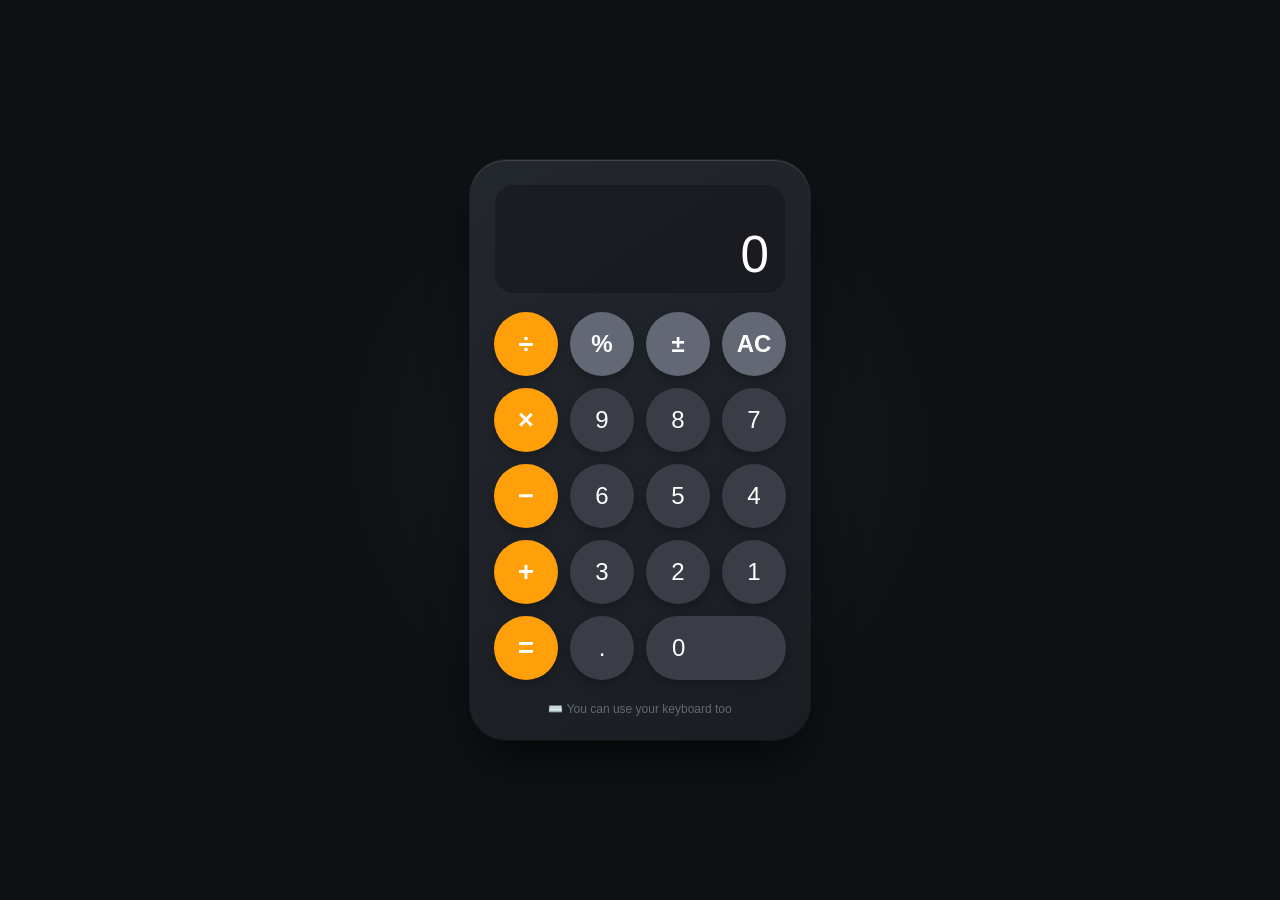
<file: Calculator/index.html>
<!DOCTYPE html>
<html lang="ar" dir="rtl">

<head>
    <meta charset="UTF-8">
    <meta name="viewport" content="width=device-width, initial-scale=1.0">
    <title>Modern Calculator - iOS Style</title>
    <link rel="stylesheet" href="style.css">
</head>

<body>

    <!-- Container for dynamic flying particles -->
    <div id="particle-container"></div>

    <div class="calculator-card" id="calculator">
        <div class="display-container">
            <div class="previous-expression" id="prev-display"></div>
            <div class="current-input" id="display">0</div>
        </div>

        <div class="keypad">
            <!-- Row 1 -->
            <button class="btn btn-utility" data-action="clear" id="clear-btn">AC</button>
            <button class="btn btn-utility" data-action="toggle-sign">±</button>
            <button class="btn btn-utility" data-action="percent">%</button>
            <button class="btn btn-operator" data-action="operator" data-val="/">÷</button>

            <!-- Row 2 -->
            <button class="btn btn-number" data-val="7">7</button>
            <button class="btn btn-number" data-val="8">8</button>
            <button class="btn btn-number" data-val="9">9</button>
            <button class="btn btn-operator" data-action="operator" data-val="*">×</button>

            <!-- Row 3 -->
            <button class="btn btn-number" data-val="4">4</button>
            <button class="btn btn-number" data-val="5">5</button>
            <button class="btn btn-number" data-val="6">6</button>
            <button class="btn btn-operator" data-action="operator" data-val="-">−</button>

            <!-- Row 4 -->
            <button class="btn btn-number" data-val="1">1</button>
            <button class="btn btn-number" data-val="2">2</button>
            <button class="btn btn-number" data-val="3">3</button>
            <button class="btn btn-operator" data-action="operator" data-val="+">+</button>

            <!-- Row 5 -->
            <button class="btn btn-number btn-zero" data-val="0">0</button>
            <button class="btn btn-number" data-val=".">.</button>
            <button class="btn btn-operator" data-action="calculate">=</button>
        </div>

        <div class="keyboard-hint">You can use your keyboard too ⌨️</div>
    </div>

    <script src="script.js"></script>
</body>

</html>
</file>
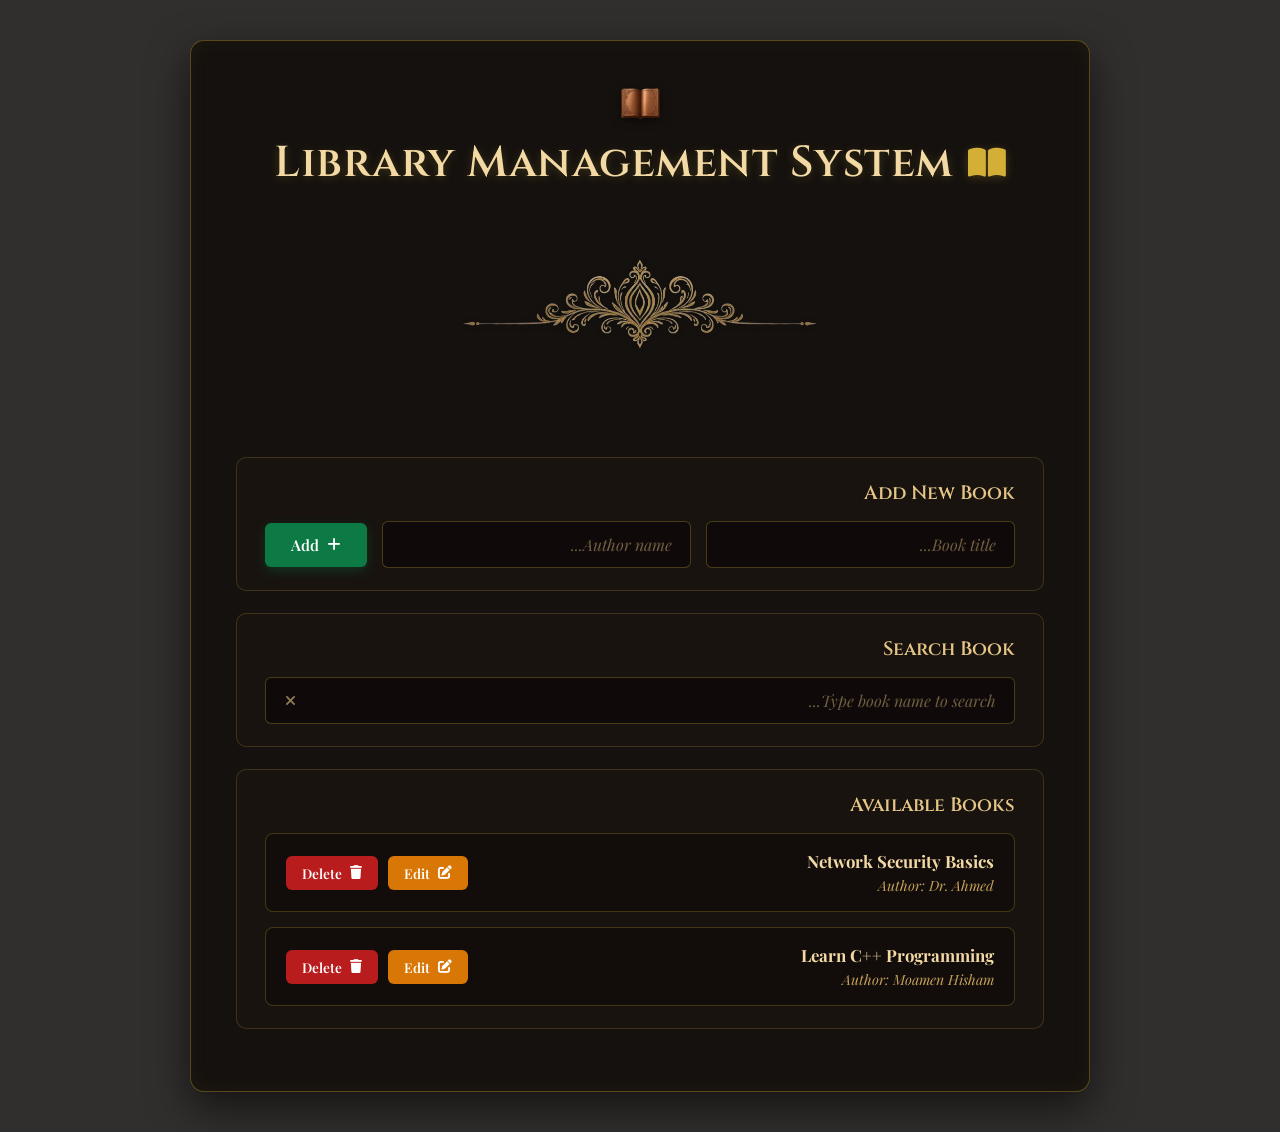
<file: librarySys/index.html>
<!DOCTYPE html>
<html lang="en" dir="rtl">

<head>
    <meta charset="UTF-8">
    <meta name="viewport" content="width=device-width, initial-scale=1.0">
    <title id="page-title">Library Management System</title>
    <link rel="stylesheet" href="style.css">
    <!-- FontAwesome Icons Library -->
    <link rel="stylesheet" href="https://cdnjs.cloudflare.com/ajax/libs/font-awesome/6.4.0/css/all.min.css">
</head>

<body>
    <div id="main-container" class="container">
        <!-- Header Section -->
        <header id="main-header">
            <img src="bOOK.png" alt="Antique open book" class="book-ornament">

            <h1 id="header-title">
                <i class="fa-solid fa-book-open"></i>
                Library Management System
            </h1>

            <img src="NA2SHA.png" alt="" class="divider-ornament">
        </header>
        <!-- Controls Section: Add & Search -->
        <div id="controls-section" class="controls-section">
            <!-- Add Book Form -->
            <form id="add-book-form" class="card">
                <h3 id="form-heading">Add New Book</h3>
                <div id="form-input-group" class="input-group">
                    <input type="text" id="book-name-input" placeholder="Book title..." required>
                    <input type="text" id="book-author-input" placeholder="Author name..." required>
                    <button type="submit" id="add-btn"><i class="fa-solid fa-plus"></i> Add </button>
                </div>
            </form>

            <!-- Search Box -->
            <div id="search-card" class="search-box card">
                <h3 id="search-heading">Search Book</h3>
                <div id="search-input-group" class="input-group">
                    <input type="text" id="search-input" placeholder="Type book name to search...">
                    <button id="clear-search-button" class="clear-search-btn"><i class="fa-solid fa-times"></i></button>
                </div>
            </div>
        </div>

        <!-- Books List Section -->
        <div id="books-section" class="books-section card">
            <h3 id="books-list-heading">Available Books</h3>
            <ul id="books-list">
                <!-- Sample Book Item 1 -->
                <li id="book-item-1" class="book-item" data-id="1">
                    <div id="book-info-1" class="book-info">
                        <span id="book-title-1" class="book-title">Network Security Basics</span>
                        <span id="book-author-1" class="book-author">Author: Dr. Ahmed</span>
                    </div>
                    <div id="book-actions-1" class="book-actions">
                        <button id="edit-btn-1" class="edit-btn" title="Edit"><i class="fa-solid fa-pen-to-square"></i>
                            Edit</button>
                        <button id="delete-btn-1" class="delete-btn" title="Delete"><i class="fa-solid fa-trash"></i>
                            Delete</button>
                    </div>
                </li>

                <!-- Sample Book Item 2 -->
                <li id="book-item-2" class="book-item" data-id="2">
                    <div id="book-info-2" class="book-info">
                        <span id="book-title-2" class="book-title">Learn C++ Programming</span>
                        <span id="book-author-2" class="book-author">Author: Moamen Hisham</span>
                    </div>
                    <div id="book-actions-2" class="book-actions">
                        <button id="edit-btn-2" class="edit-btn" title="Edit"><i class="fa-solid fa-pen-to-square"></i>
                            Edit</button>
                        <button id="delete-btn-2" class="delete-btn" title="Delete"><i class="fa-solid fa-trash"></i>
                            Delete</button>
                    </div>
                </li>
            </ul>
        </div>
    </div>

    <script src="script.js"></script>
</body>

</html>
</file>
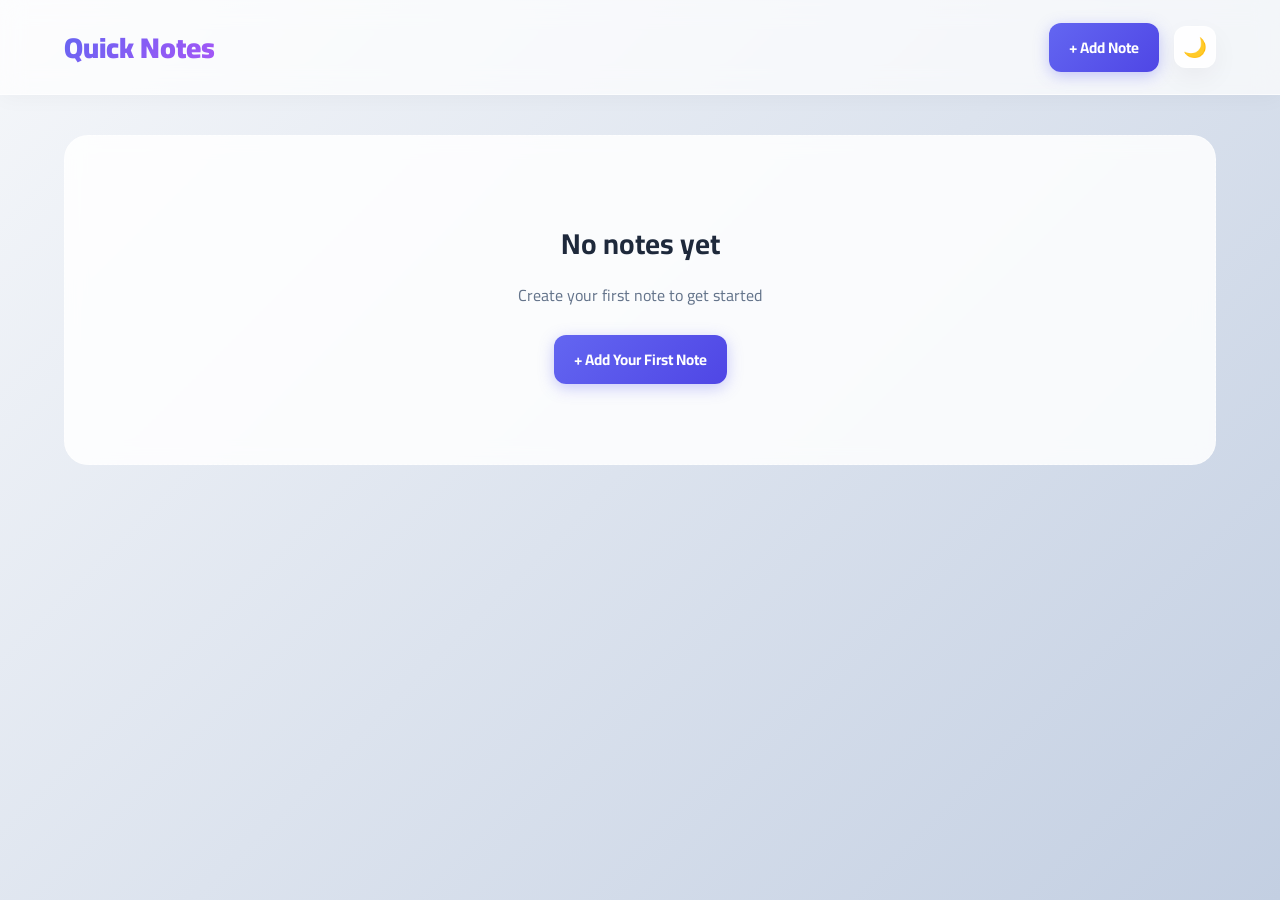
<file: NoteApp/index.html>
<!DOCTYPE html>
<html lang="en">

<head>
    <meta charset="UTF-8">
    <meta name="viewport" content="width=device-width, initial-scale=1.0">
    <title>Quick Notes</title>
    <link rel="stylesheet" href="style.css">
    <script src="script.js" defer></script>
</head>

<body>

    <header>
        <h1>Quick Notes</h1>
        <div>
            <button class="add-note-btn" onclick="openNoteDialog()">+ Add Note</button>
            <button id="themeToggleBtn" class="themeTogglebtn">🌙</button>
        </div>
    </header>

    <main id="notesCont" class="notes-grid">

    </main>

    <dialog id="noteDial">
        <div class="dialog-content">
            <div class="dialog-header">
                <h2 class="dialog-title" id="dialogTitle">Add New Note</h2>
                <button class="close-btn" onclick="closeNoteDialog()">✕</button>
            </div>

            <form id="noteForm">
                <div class="form-group">
                    <label for="noteTitle" class="form-label">Title</label>
                    <input type="text" id="noteTitle" class="form-input" placeholder="Enter note title..." required>
                </div>

                <div class="form-group">
                    <label for="noteContent" class="form-label">Content</label>
                    <textarea id="noteContent" class="form-textarea" placeholder="Write your note here..."
                        required></textarea>
                </div>

                <div class="dialog-actions">
                    <button type="button" class="cancel-btn" onclick="closeNoteDialog()">Cancel</button>
                    <button type="submit" class="save-btn">Save Note</button>
                </div>
            </form>
        </div>
    </dialog>

</body>

</html>
</file>
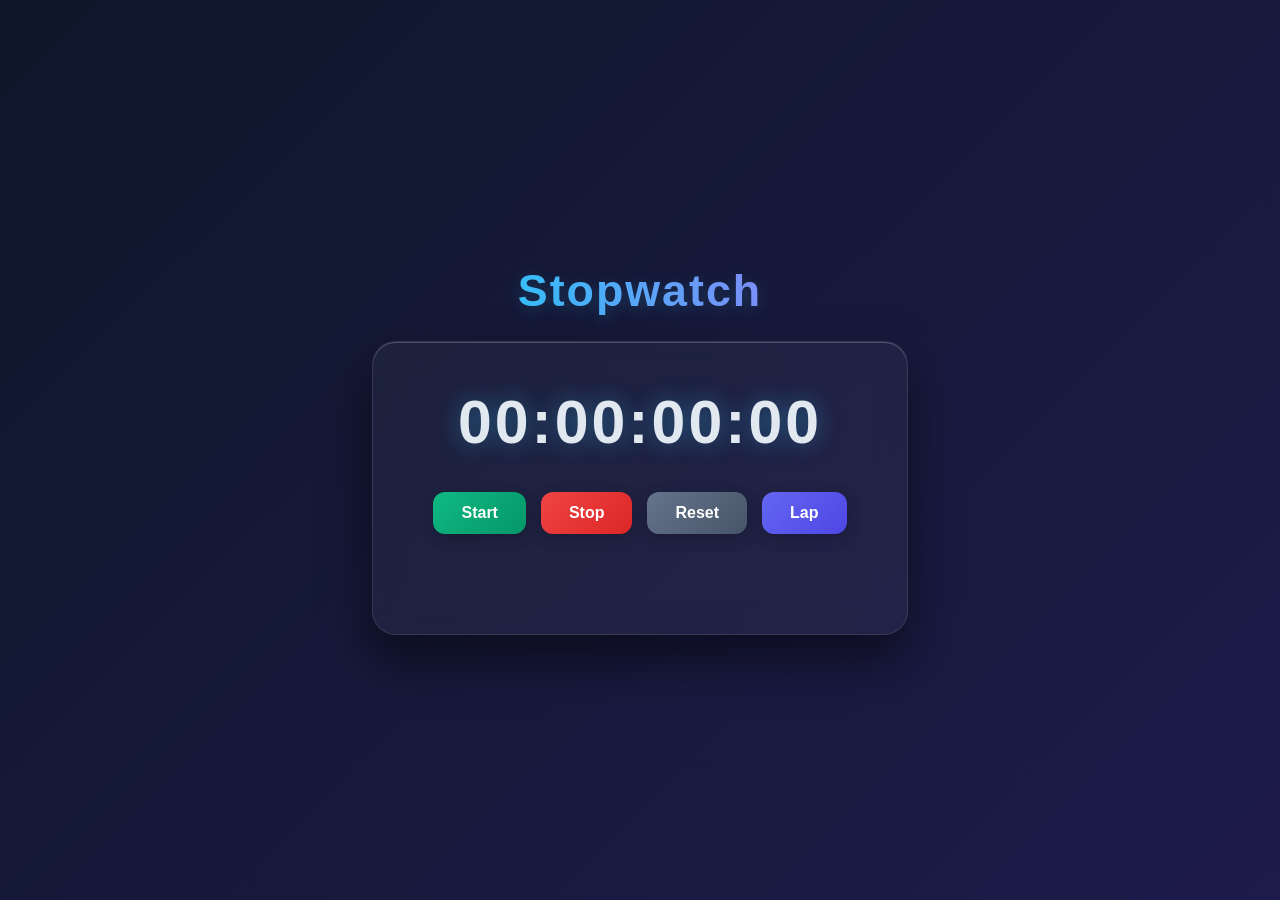
<file: StopWatch/index.html>
<!DOCTYPE html>
<html lang="en">

<head>
    <meta charset="UTF-8">
    <meta name="viewport" content="width=device-width, initial-scale=1.0">
    <title>Stopwatch</title>
    <link rel="stylesheet" href="style.css">
</head>

<body>
    <h1>Stopwatch</h1>

    <div class="stopwatch">
        <div class="time" id="time">00:00:00:00</div>
        <div class="buttons">
            <button id="startBtn" onclick="start()">Start</button>
            <button id="StopBtn" onclick="stop()">Stop</button>
            <button id="resetBtn" onclick="reset()">Reset</button>
            <button id="lapBtn" onclick="lap()">Lap</button>
        </div>
        <ul id="laps"></ul>
    </div>

    <script src="index.js"></script>
</body>

</html>
</file>
<file: Calculator/style.css>
* {
           margin: 0;
           padding: 0;
           box-sizing: border-box;
           font-family: -apple-system, BlinkMacSystemFont, "SF Pro Display", "SF Pro Text", "Segoe UI", Roboto, Helvetica, Arial, sans-serif;
           user-select: none;
           -webkit-user-select: none;
       }

       body {
           background: #0f1115;
           min-height: 100vh;
           display: flex;
           justify-content: center;
           align-items: center;
           overflow: hidden;
           position: relative;
           color: #ffffff;
       }

       /* Subtle background gradient glow */
       body::before {
           content: '';
           position: absolute;
           width: 600px;
           height: 600px;
           background: radial-gradient(circle, rgba(255, 159, 10, 0.08) 0%, rgba(255, 255, 255, 0.02) 40%, transparent 70%);
           top: 50%;
           left: 50%;
           transform: translate(-50%, -50%);
           z-index: 0;
           pointer-events: none;
       }

       /* Container for background floating elements */
       #particle-container {
           position: fixed;
           top: 0;
           left: 0;
           width: 100vw;
           height: 100vh;
           pointer-events: none;
           z-index: 1;
           overflow: hidden;
       }

       .flying-particle {
           position: absolute;
           font-weight: 700;
           pointer-events: none;
           white-space: nowrap;
           will-change: transform, opacity;
           animation: floatAndFade 1.2s cubic-bezier(0.12, 0.8, 0.32, 1) forwards;
           filter: drop-shadow(0 0 12px currentColor);
           z-index: 1;
       }

       @keyframes floatAndFade {
           0% {
               opacity: 0.95;
               transform: translate(-50%, -50%) scale(1) rotate(0deg);
           }

           50% {
               opacity: 0.7;
           }

           100% {
               opacity: 0;
               transform: translate(var(--dx), var(--dy)) scale(2.8) rotate(var(--rot));
           }
       }

       .calculator-card {
           position: relative;
           z-index: 10;
           background: linear-gradient(145deg, #23272e, #1a1d22);
           width: 340px;
           padding: 24px;
           border-radius: 36px;
           box-shadow:
               0 25px 50px -12px rgba(0, 0, 0, 0.7),
               0 0 0 1px rgba(255, 255, 255, 0.08),
               inset 0 1px 1px rgba(255, 255, 255, 0.15);
           backdrop-filter: blur(20px);
           display: flex;
           flex-direction: column;
           gap: 18px;
           transition: transform 0.3s ease, box-shadow 0.3s ease;
       }

       .calculator-card:hover {
           box-shadow:
               0 30px 60px -12px rgba(0, 0, 0, 0.8),
               0 0 0 1px rgba(255, 255, 255, 0.12),
               0 0 30px rgba(255, 159, 10, 0.1);
       }

       .display-container {
           width: 100%;
           height: 110px;
           display: flex;
           flex-direction: column;
           justify-content: flex-end;
           align-items: flex-end;
           padding: 10px 16px;
           background: rgba(15, 17, 21, 0.4);
           border-radius: 20px;
           border: 1px solid rgba(255, 255, 255, 0.04);
           overflow: hidden;
           word-break: break-all;
           text-align: left;
           direction: ltr;
       }

       .previous-expression {
           font-size: 0.95rem;
           color: #8e8e93;
           min-height: 20px;
           font-weight: 400;
           transition: all 0.2s ease;
       }

       .current-input {
           font-size: 3.2rem;
           font-weight: 300;
           color: #ffffff;
           line-height: 1.1;
           width: 100%;
           text-align: right;
           transition: font-size 0.2s ease;
       }

       .keypad {
           display: grid;
           grid-template-columns: repeat(4, 1fr);
           gap: 12px;
       }

       .btn {
           height: 64px;
           width: 64px;
           border-radius: 50%;
           border: none;
           outline: none;
           font-size: 1.5rem;
           font-weight: 500;
           cursor: pointer;
           display: flex;
           justify-content: center;
           align-items: center;
           transition: all 0.15s ease;
           position: relative;
           overflow: hidden;
           box-shadow: 0 4px 10px rgba(0, 0, 0, 0.25);
           direction: ltr;
       }

       /* Number buttons - Mid Dark Gray */
       .btn-number {
           background: #3a3d45;
           color: #ffffff;
       }

       .btn-number:hover {
           background: #4a4e58;
       }

       /* Top utility buttons - Light Gray */
       .btn-utility {
           background: #636875;
           color: #ffffff;
           font-weight: 600;
       }

       .btn-utility:hover {
           background: #747988;
       }

       /* Operator buttons - Vivid iPhone Orange */
       .btn-operator {
           background: #ff9f0a;
           color: #ffffff;
           font-size: 1.7rem;
           font-weight: 600;
       }

       .btn-operator:hover {
           background: #ffb340;
       }

       .btn-operator.active {
           background: #ffffff;
           color: #ff9f0a;
       }

       /* Button click feedback effects */
       .btn:active {
           transform: scale(0.92);
           filter: brightness(1.25);
       }

       /* Custom Zero Span */
       .btn-zero {
           width: auto;
           grid-column: span 2;
           border-radius: 32px;
           justify-content: flex-start;
           padding-left: 26px;
       }

       /* Footer tip */
       .keyboard-hint {
           text-align: center;
           font-size: 0.75rem;
           color: #636875;
           margin-top: 4px;
       }
</file>
<file: librarySys/style.css>
@import url('https://fonts.googleapis.com/css2?family=Cinzel:wght@400;600;700&family=Playfair+Display:ital,wght@0,400;0,600;700;1,400&family=Amiri:wght@400;700&display=swap');

* {
    box-sizing: border-box;
    margin: 0;
    padding: 0;
}

body {
    font-family: 'Playfair Display', 'Amiri', serif;
    background: url('https://images.unsplash.com/photo-1507842217343-583bb7270b66?q=80&w=1920&auto=format&fit=crop') no-repeat center center fixed;
    background-size: cover;
    color: #e6c687;
    min-height: 100vh;
    display: flex;
    justify-content: center;
    align-items: flex-start;
    padding: 40px 20px;
    position: relative;
}

body::before {
    content: '';
    position: absolute;
    top: 0;
    left: 0;
    width: 100%;
    height: 100%;
    background: rgba(10, 8, 6, 0.84);
    backdrop-filter: blur(6px);
    z-index: -1;
}

.container {
    width: 100%;
    max-width: 900px;
    margin: 0 auto;
}

/* Header Styling */
#main-header {
    text-align: center;
    margin-bottom: 35px;
}

.book-ornament {
    width: 45px;
    height: auto;
    margin-bottom: 4px;
    filter: drop-shadow(0 2px 5px rgba(0, 0, 0, 0.6));
}

#header-title {
    font-family: 'Cinzel', serif;
    font-size: 2.7rem;
    font-weight: 600;
    letter-spacing: 0.5px;
    color: #f3d9a4;
    display: flex;
    align-items: center;
    justify-content: center;
    gap: 15px;
    text-shadow: 0 2px 10px rgba(212, 175, 55, 0.25);
    margin-bottom: 0;
}

#header-title i {
    font-size: 2.1rem;
    color: #d4af37;
}

.divider-ornament {
    width: 420px;
    max-width: 100%;
    height: auto;
    margin: -6px auto 15px;
    opacity: 0.9;
    filter: drop-shadow(0 1px 3px rgba(0, 0, 0, 0.4));
    display: block;
}

#header-subtitle {
    font-style: italic;
    font-size: 1.05rem;
    color: #d4b572;
    opacity: 0.9;
}

/* Main Container Card */
#main-container {
    background: rgba(18, 14, 11, 0.88);
    border: 1px solid rgba(212, 175, 55, 0.35);
    border-radius: 14px;
    padding: 40px 45px;
    box-shadow: 0 15px 40px rgba(0, 0, 0, 0.6), inset 0 0 20px rgba(212, 175, 55, 0.05);
}

/* Cards & Sections */
.card {
    background: rgba(28, 22, 18, 0.7);
    border: 1px solid rgba(212, 175, 55, 0.2);
    border-radius: 10px;
    padding: 22px 28px;
    margin-bottom: 22px;
}

.card h3,
.books-section h3 {
    font-family: 'Cinzel', serif;
    font-size: 1.2rem;
    color: #e6c687;
    margin-bottom: 15px;
    font-weight: 600;
}

.input-group {
    display: flex;
    gap: 15px;
    align-items: center;
    position: relative;
}

input[type="text"] {
    flex: 1;
    background: rgba(15, 11, 9, 0.9);
    border: 1px solid rgba(212, 175, 55, 0.3);
    border-radius: 6px;
    padding: 12px 18px;
    color: #f3d9a4;
    font-family: 'Playfair Display', serif;
    font-size: 1rem;
    outline: none;
    transition: all 0.3s ease;
}

input[type="text"]::placeholder {
    color: rgba(230, 198, 135, 0.45);
    font-style: italic;
}

input[type="text"]:focus {
    border-color: #d4af37;
    box-shadow: 0 0 8px rgba(212, 175, 55, 0.3);
}

/* Buttons */
button {
    cursor: pointer;
    font-family: 'Playfair Display', serif;
    font-weight: 600;
    border: none;
    border-radius: 6px;
    padding: 12px 22px;
    font-size: 0.95rem;
    transition: all 0.2s ease;
    display: inline-flex;
    align-items: center;
    gap: 8px;
}

#add-btn {
    background: #0d7a46;
    color: #ffffff;
    padding: 12px 26px;
    box-shadow: 0 4px 12px rgba(13, 122, 70, 0.3);
}

#add-btn:hover {
    background: #0f9254;
    transform: translateY(-1px);
}

.search-box {
    position: relative;
}

.search-icon {
    position: absolute;
    right: 20px;
    color: rgba(230, 198, 135, 0.5);
    pointer-events: none;
}

.clear-search-btn {
    position: absolute;
    left: 15px;
    background: transparent;
    color: rgba(230, 198, 135, 0.6);
    padding: 5px;
    font-size: 0.9rem;
    cursor: pointer;
}

.clear-search-btn:hover {
    color: #e6c687;
}

/* Books List */
.books-section {
    background: rgba(28, 22, 18, 0.7);
    border: 1px solid rgba(212, 175, 55, 0.2);
    border-radius: 10px;
    padding: 22px 28px;
}

#books-list {
    list-style: none;
    display: flex;
    flex-direction: column;
    gap: 15px;
}

.book-item {
    background: rgba(18, 14, 11, 0.85);
    border: 1px solid rgba(212, 175, 55, 0.25);
    border-radius: 8px;
    padding: 16px 20px;
    display: flex;
    justify-content: space-between;
    align-items: center;
    transition: all 0.2s ease;
}

.book-item:hover {
    border-color: rgba(212, 175, 55, 0.5);
    box-shadow: 0 4px 15px rgba(0, 0, 0, 0.4);
}

.book-info {
    display: flex;
    flex-direction: column;
    gap: 4px;
}

.book-title {
    font-size: 1.05rem;
    font-weight: 700;
    color: #f3d9a4;
}

.book-author {
    font-size: 0.88rem;
    color: #c5a059;
    font-style: italic;
}

.book-actions {
    display: flex;
    gap: 10px;
}

.edit-btn {
    background: #d97706;
    color: #ffffff;
    padding: 8px 16px;
    font-size: 0.85rem;
}

.edit-btn:hover {
    background: #f59e0b;
}

.delete-btn {
    background: #b91c1c;
    color: #ffffff;
    padding: 8px 16px;
    font-size: 0.85rem;
}

.delete-btn:hover {
    background: #dc2626;
}

@media (max-width: 768px) {
    #main-container {
        padding: 20px;
    }

    .input-group {
        flex-direction: column;
    }

    button {
        width: 100%;
        justify-content: center;
    }

    .book-item {
        flex-direction: column;
        align-items: flex-start;
        gap: 15px;
    }

    .book-actions {
        width: 100%;
        justify-content: flex-end;
    }
}
</file>
<file: NoteApp/style.css>
/* ===== Google Fonts & Reset ===== */
@import url('https://fonts.googleapis.com/css2?family=Cairo:wght@400;600;700;900&display=swap');

* {
    margin: 0;
    padding: 0;
    box-sizing: border-box;
    font-family: 'Cairo', sans-serif;
    transition: background-color 0.3s ease, color 0.3s ease, border-color 0.3s ease, transform 0.2s ease;
}

:root {
    --bg-gradient: linear-gradient(135deg, #f5f7fa 0%, #c3cfe2 100%);
    --body-bg: #f8fafc;
    --text-color: #1e293b;
    --text-muted: #64748b;
    --card-bg: rgba(255, 255, 255, 0.85);
    --card-border: rgba(255, 255, 255, 0.6);
    --card-shadow: 0 10px 30px -5px rgba(0, 0, 0, 0.08);
    --header-bg: rgba(255, 255, 255, 0.7);
    --primary: #6366f1;
    --primary-hover: #4f46e5;
    --danger: #ef4444;
    --danger-hover: #dc2626;
    --dialog-bg: #ffffff;
    --input-bg: #f1f5f9;
    --input-border: #cbd5e1;
}

body.dark-theme {
    --bg-gradient: linear-gradient(135deg, #0f172a 0%, #1e1b4b 100%);
    --body-bg: #090d16;
    --text-color: #f1f5f9;
    --text-muted: #94a3b8;
    --card-bg: rgba(30, 41, 59, 0.7);
    --card-border: rgba(255, 255, 255, 0.08);
    --card-shadow: 0 10px 30px -5px rgba(0, 0, 0, 0.3);
    --header-bg: rgba(15, 23, 42, 0.8);
    --primary: #818cf8;
    --primary-hover: #6366f1;
    --danger: #f87171;
    --danger-hover: #ef4444;
    --dialog-bg: #1e293b;
    --input-bg: #0f172a;
    --input-border: #334155;
}

body {
    background: var(--body-bg);
    color: var(--text-color);
    min-height: 100vh;
    background-image: var(--bg-gradient);
    background-attachment: fixed;
    padding-bottom: 50px;
}

/* ===== Header ===== */
header {
    display: flex;
    justify-content: space-between;
    align-items: center;
    padding: 20px 5%;
    background: var(--header-bg);
    backdrop-filter: blur(12px);
    -webkit-backdrop-filter: blur(12px);
    position: sticky;
    top: 0;
    z-index: 100;
    border-bottom: 1px solid var(--card-border);
    box-shadow: 0 4px 20px rgba(0, 0, 0, 0.03);
}

header h1 {
    font-size: 1.8rem;
    font-weight: 900;
    background: linear-gradient(135deg, var(--primary), #a855f7);
    -webkit-background-clip: text;
    -webkit-text-fill-color: transparent;
}

header div {
    display: flex;
    gap: 15px;
    align-items: center;
}

/* Buttons */
.add-note-btn {
    background: linear-gradient(135deg, var(--primary), var(--primary-hover));
    color: white;
    border: none;
    padding: 10px 20px;
    font-size: 0.95rem;
    font-weight: 700;
    border-radius: 12px;
    cursor: pointer;
    box-shadow: 0 4px 15px rgba(99, 102, 241, 0.35);
}

.add-note-btn:hover {
    transform: translateY(-2px);
    box-shadow: 0 6px 20px rgba(99, 102, 241, 0.5);
}

.themeTogglebtn {
    background: var(--card-bg);
    border: 1px solid var(--card-border);
    font-size: 1.2rem;
    width: 42px;
    height: 42px;
    border-radius: 12px;
    cursor: pointer;
    display: flex;
    align-items: center;
    justify-content: center;
    box-shadow: var(--card-shadow);
}

.themeTogglebtn:hover {
    transform: scale(1.05) rotate(15deg);
}

/* ===== Notes Grid & Cards ===== */
.notes-grid {
    display: grid;
    grid-template-columns: repeat(auto-fill, minmax(280px, 1fr));
    gap: 25px;
    padding: 40px 5%;
    max-width: 1400px;
    margin: 0 auto;
}

.note-card {
    background: var(--card-bg);
    backdrop-filter: blur(10px);
    -webkit-backdrop-filter: blur(10px);
    border: 1px solid var(--card-border);
    border-radius: 20px;
    padding: 24px;
    box-shadow: var(--card-shadow);
    display: flex;
    flex-direction: column;
    justify-content: space-between;
    position: relative;
    overflow: hidden;
    min-height: 200px;
}

.note-card::before {
    content: '';
    position: absolute;
    top: 0;
    left: 0;
    width: 100%;
    height: 5px;
    background: linear-gradient(90deg, var(--primary), #a855f7);
    opacity: 0.8;
}

.note-card:hover {
    transform: translateY(-5px);
    box-shadow: 0 15px 35px rgba(0, 0, 0, 0.12);
    border-color: var(--primary);
}

.note-title {
    font-size: 1.25rem;
    font-weight: 700;
    margin-bottom: 12px;
    color: var(--text-color);
    word-break: break-word;
}

.note-content {
    font-size: 0.95rem;
    color: var(--text-muted);
    line-height: 1.6;
    word-break: break-word;
    white-space: pre-wrap;
    margin-bottom: 15px;
    flex-grow: 1;
}

/* Note Action Buttons (Edit / Delete) inside card if added */
.note-actions {
    display: flex;
    justify-content: flex-end;
    gap: 10px;
    margin-top: 15px;
    border-top: 1px solid var(--card-border);
    padding-top: 12px;
}

.note-action-btn {
    background: none;
    border: none;
    cursor: pointer;
    font-size: 0.9rem;
    font-weight: 600;
    padding: 6px 12px;
    border-radius: 8px;
}

.edit-btn {
    color: var(--primary);
}

.edit-btn:hover {
    background: rgba(99, 102, 241, 0.1);
}

.delete-btn {
    color: var(--danger);
}

.delete-btn:hover {
    background: rgba(239, 68, 68, 0.1);
}

/* ===== Empty State ===== */
.empty-state {
    grid-column: 1 / -1;
    text-align: center;
    padding: 80px 20px;
    background: var(--card-bg);
    border: 1px dashed var(--card-border);
    border-radius: 24px;
    backdrop-filter: blur(10px);
}

.empty-state h2 {
    font-size: 1.8rem;
    font-weight: 700;
    margin-bottom: 10px;
    color: var(--text-color);
}

.empty-state p {
    color: var(--text-muted);
    font-size: 1rem;
    margin-bottom: 25px;
}

/* ===== Dialog / Modal ===== */
dialog {
    border: none;
    background: transparent;
    padding: 0;
    width: 100%;
    max-width: 500px;
    margin: auto;
    border-radius: 24px;
    box-shadow: 0 25px 50px -12px rgba(0, 0, 0, 0.25);
    animation: scaleUp 0.3s ease forwards;
}

dialog::backdrop {
    background: rgba(0, 0, 0, 0.6);
    backdrop-filter: blur(5px);
    -webkit-backdrop-filter: blur(5px);
}

@keyframes scaleUp {
    from {
        opacity: 0;
        transform: scale(0.95);
    }

    to {
        opacity: 1;
        transform: scale(1);
    }
}

.dialog-content {
    background: var(--dialog-bg);
    padding: 30px;
    border-radius: 24px;
    border: 1px solid var(--card-border);
}

.dialog-header {
    display: flex;
    justify-content: space-between;
    align-items: center;
    margin-bottom: 20px;
}

.dialog-title {
    font-size: 1.4rem;
    font-weight: 700;
    color: var(--text-color);
}

.close-btn {
    background: var(--input-bg);
    border: none;
    color: var(--text-muted);
    width: 32px;
    height: 32px;
    border-radius: 50%;
    font-size: 1.1rem;
    cursor: pointer;
    display: flex;
    align-items: center;
    justify-content: center;
}

.close-btn:hover {
    background: var(--danger);
    color: white;
}

/* Form Controls */
.form-group {
    margin-bottom: 20px;
}

.form-label {
    display: block;
    font-size: 0.9rem;
    font-weight: 600;
    margin-bottom: 8px;
    color: var(--text-color);
}

.form-input,
.form-textarea {
    width: 100%;
    padding: 12px 16px;
    background: var(--input-bg);
    border: 1px solid var(--input-border);
    border-radius: 12px;
    color: var(--text-color);
    font-size: 0.95rem;
    outline: none;
}

.form-input:focus,
.form-textarea:focus {
    border-color: var(--primary);
    box-shadow: 0 0 0 3px rgba(99, 102, 241, 0.15);
}

.form-textarea {
    resize: vertical;
    min-height: 120px;
}

.dialog-actions {
    display: flex;
    justify-content: flex-end;
    gap: 12px;
    margin-top: 25px;
}

.cancel-btn {
    background: var(--input-bg);
    color: var(--text-muted);
    border: 1px solid var(--input-border);
    padding: 10px 20px;
    font-weight: 600;
    border-radius: 12px;
    cursor: pointer;
}

.cancel-btn:hover {
    background: var(--card-border);
    color: var(--text-color);
}

.save-btn {
    background: linear-gradient(135deg, var(--primary), var(--primary-hover));
    color: white;
    border: none;
    padding: 10px 24px;
    font-weight: 700;
    border-radius: 12px;
    cursor: pointer;
    box-shadow: 0 4px 15px rgba(99, 102, 241, 0.35);
}

.save-btn:hover {
    transform: translateY(-2px);
    box-shadow: 0 6px 20px rgba(99, 102, 241, 0.5);
}
</file>
<file: StopWatch/style.css>
/* إعدادات عامة وتنسيق الخطوط */
* {
    margin: 0;
    padding: 0;
    box-sizing: border-box;
    font-family: 'Segoe UI', Tahoma, Geneva, Verdana, sans-serif;
}

/* خلفية متدرجة حديثة تملأ الشاشة */
body {
    background: linear-gradient(135deg, #0f172a, #1e1b4b);
    height: 100vh;
    display: flex;
    flex-direction: column;
    justify-content: center;
    align-items: center;
    color: #f8fafc;
}

/* عنوان الصفحة بتدرج لوني جذاب */
h1 {
    margin-bottom: 25px;
    font-size: 2.8rem;
    font-weight: 700;
    letter-spacing: 2px;
    background: linear-gradient(to right, #38bdf8, #818cf8);
    -webkit-background-clip: text;
    -webkit-text-fill-color: transparent;
    text-shadow: 0 4px 15px rgba(56, 189, 248, 0.2);
}

/* الحاوية الرئيسية بتصميم زجاجي (Glassmorphism) */
.stopwatch {
    background: rgba(255, 255, 255, 0.04);
    backdrop-filter: blur(16px);
    -webkit-backdrop-filter: blur(16px);
    border: 1px solid rgba(255, 255, 255, 0.1);
    border-radius: 24px;
    padding: 45px 60px;
    box-shadow: 0 25px 50px rgba(0, 0, 0, 0.5), inset 0 1px 0 rgba(255, 255, 255, 0.2);
    display: flex;
    flex-direction: column;
    align-items: center;
    gap: 35px;
}

/* شاشة عرض الوقت بتأثير إضاءة نيون خفيف */
.time {
    font-size: 3.8rem;
    font-weight: 600;
    letter-spacing: 3px;
    color: #e2e8f0;
    text-shadow: 0 0 25px rgba(56, 189, 248, 0.4);
    font-variant-numeric: tabular-nums;
    /* لضمان ثبات عرض الأرقام وتجنب اهتزازها أثناء العد */
}

/* حاوية الأزرار */
.buttons {
    display: flex;
    gap: 15px;
}

/* التنسيق الأساسي للأزرار */
.buttons button {
    padding: 12px 28px;
    font-size: 1rem;
    font-weight: 600;
    border: none;
    border-radius: 12px;
    cursor: pointer;
    transition: all 0.3s ease;
    box-shadow: 0 4px 15px rgba(0, 0, 0, 0.2);
}

/* زر البدء (Start) بلون أخضر زمردي متدرج */
#startBtn {
    background: linear-gradient(135deg, #10b981, #059669);
    color: white;
}

#startBtn:hover {
    background: linear-gradient(135deg, #34d399, #10b981);
    transform: translateY(-3px);
    box-shadow: 0 6px 20px rgba(16, 185, 129, 0.4);
}

/* زر الإيقاف (Stop) بلون أحمر متدرج */
#StopBtn {
    background: linear-gradient(135deg, #ef4444, #dc2626);
    color: white;
}

#StopBtn:hover {
    background: linear-gradient(135deg, #f87171, #ef4444);
    transform: translateY(-3px);
    box-shadow: 0 6px 20px rgba(239, 68, 68, 0.4);
}

/* زر إعادة التعيين (Reset) بلون رمادي أنيق */
#resetBtn {
    background: linear-gradient(135deg, #64748b, #475569);
    color: white;
}

#resetBtn:hover {
    background: linear-gradient(135deg, #94a3b8, #64748b);
    transform: translateY(-3px);
    box-shadow: 0 6px 20px rgba(100, 116, 139, 0.4);
}

#lapBtn {
    background: linear-gradient(135deg, #6366f1, #4f46e5);
    color: white;
}

#lapBtn:hover {
    background: linear-gradient(135deg, #818cf8, #6366f1);
    transform: translateY(-3px);
    box-shadow: 0 6px 20px rgba(99, 102, 241, 0.4);
}

#laps {
    margin-top: 20px;
    list-style-type: none;
    padding: 0;
    max-height: 180px;
    overflow-y: auto;
    width: 100%;
    display: grid;
    grid-template-columns: repeat(4, 1fr);
    /* 4 عناصر بجانب بعض في كل سطر */
    gap: 8px;
    /* مسافة بين العناصر */
}

.lap-item {
    background-color: rgba(255, 255, 255, 0.05);
    padding: 8px 6px;
    /* مساحة داخلية متناسبة مع الحجم الجديد */
    border-radius: 6px;
    font-size: 13px;
    /* تكبير حجم الخط */
    font-weight: bold;
    /* جعل الخط عريض وبارز */
    letter-spacing: 0.5px;
    color: #cbd5e1;
    text-align: center;
    border: 1px solid rgba(255, 255, 255, 0.1);
    white-space: nowrap;
}

/* ألوان الـ 4 ريكوردز الأولى */
.lap-gold {
    border-color: #ffd700;
    color: #ffd700;
    background-color: rgba(255, 215, 0, 0.1);
}

.lap-silver {
    border-color: #c0c0c0;
    color: #c0c0c0;
    background-color: rgba(192, 192, 192, 0.1);
}

.lap-bronze {
    border-color: #cd7f32;
    color: #cd7f32;
    background-color: rgba(205, 127, 50, 0.1);
}

.lap-burgundy {
    border-color: #800020;
    color: #ff6b8b;
    /* درجة نبيتي/فوشيا فاتحة وواضحة على الخلفية الغامقة */
    background-color: rgba(128, 0, 32, 0.2);
}

/* تأثير الضغط على الأزرار */
.buttons button:active {
    transform: translateY(1px);
    box-shadow: 0 2px 10px rgba(0, 0, 0, 0.2);
}
</file>
